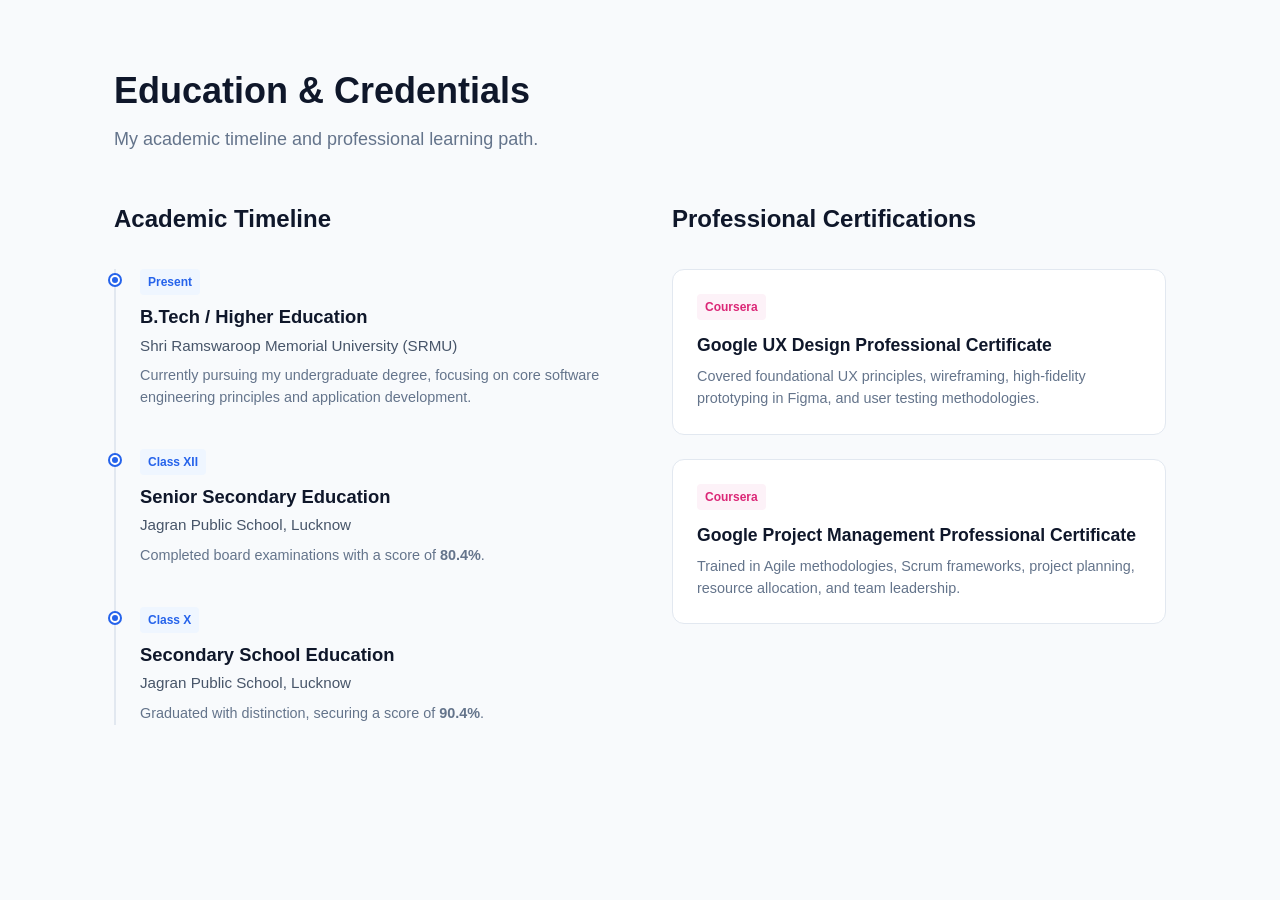
<file: education.html>
<!DOCTYPE html>
<html lang="en">
<head>
    <meta charset="UTF-8">
    <meta name="viewport" content="width=device-width, initial-scale=1.0">
    <title>My Portfolio - Education & Certifications</title>
    <link rel="stylesheet" href="education.css">
</head>
<body>

    <section class="education-section">
        <div class="container">
            <h2 class="section-title">Education & Credentials</h2>
            <p class="section-subtitle">My academic timeline and professional learning path.</p>

            <div class="education-grid">
                
                <!-- Left Column: Formal Education -->
                <div class="education-column">
                    <h3 class="column-heading">Academic Timeline</h3>
                    <div class="timeline">
                        
                        <!-- Current: SRMU -->
                        <div class="timeline-item">
                            <div class="timeline-dot"></div>
                            <span class="timeline-date">Present</span>
                            <h4 class="timeline-title">B.Tech / Higher Education</h4>
                            <p class="timeline-institution">Shri Ramswaroop Memorial University (SRMU)</p>
                            <p class="timeline-details">Currently pursuing my undergraduate degree, focusing on core software engineering principles and application development.</p>
                        </div>

                        <!-- 12th Grade -->
                        <div class="timeline-item">
                            <div class="timeline-dot"></div>
                            <span class="timeline-date">Class XII</span>
                            <h4 class="timeline-title">Senior Secondary Education</h4>
                            <p class="timeline-institution">Jagran Public School, Lucknow</p>
                            <p class="timeline-details">Completed board examinations with a score of <strong>80.4%</strong>.</p>
                        </div>

                        <!-- 10th Grade -->
                        <div class="timeline-item">
                            <div class="timeline-dot"></div>
                            <span class="timeline-date">Class X</span>
                            <h4 class="timeline-title">Secondary School Education</h4>
                            <p class="timeline-institution">Jagran Public School, Lucknow</p>
                            <p class="timeline-details">Graduated with distinction, securing a score of <strong>90.4%</strong>.</p>
                        </div>

                    </div>
                </div>

                <!-- Right Column: Certifications -->
                <div class="education-column">
                    <h3 class="column-heading">Professional Certifications</h3>
                    <div class="certifications-list">
                        
                        <!-- UX Cert -->
                        <div class="cert-card">
                            <span class="cert-platform">Coursera</span>
                            <h4 class="cert-title">Google UX Design Professional Certificate</h4>
                            <p class="cert-desc">Covered foundational UX principles, wireframing, high-fidelity prototyping in Figma, and user testing methodologies.</p>
                        </div>

                        <!-- Project Management Cert -->
                        <div class="cert-card">
                            <span class="cert-platform">Coursera</span>
                            <h4 class="cert-title">Google Project Management Professional Certificate</h4>
                            <p class="cert-desc">Trained in Agile methodologies, Scrum frameworks, project planning, resource allocation, and team leadership.</p>
                        </div>

                    </div>
                </div>

            </div>
        </div>
    </section>

</body>
</html>
</file>
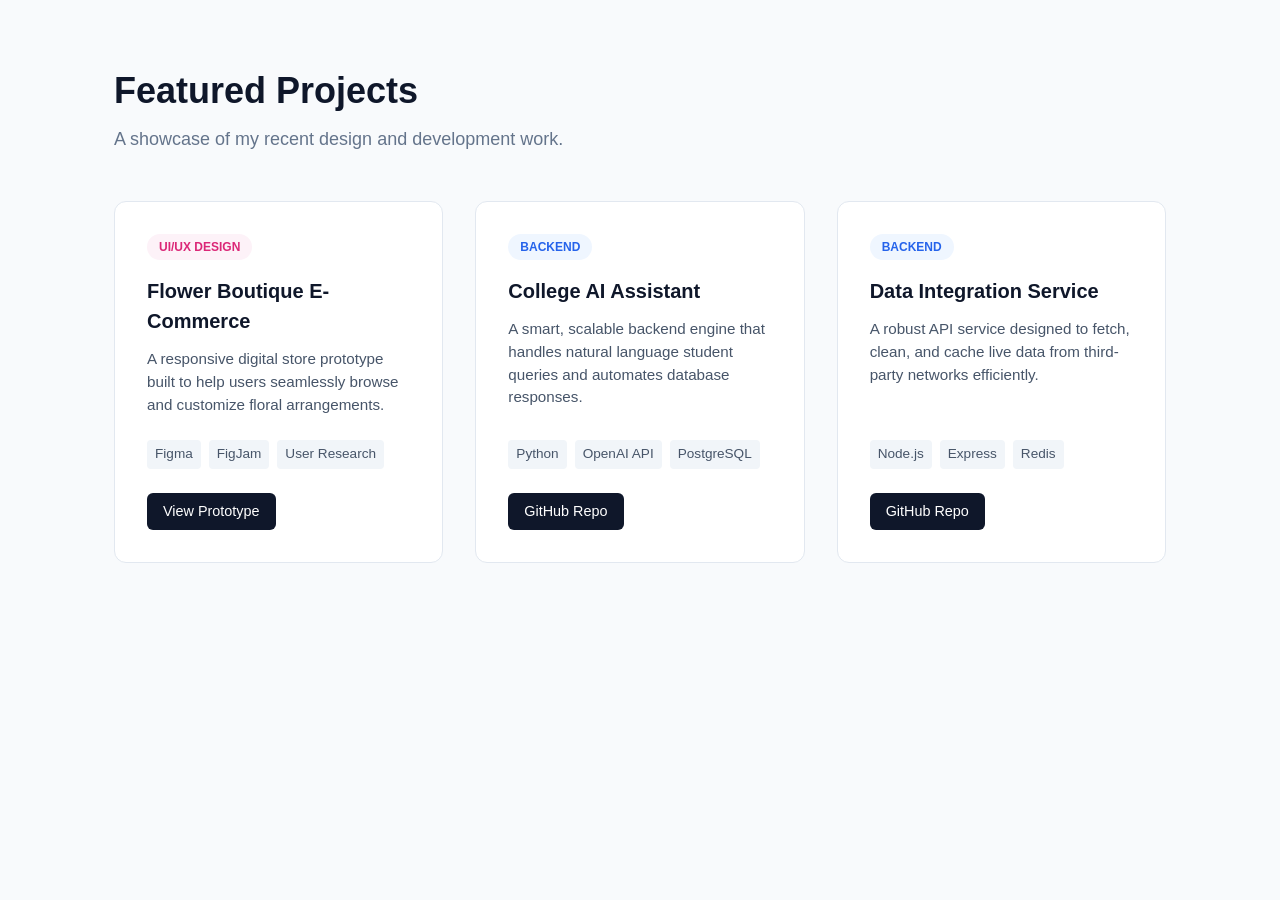
<file: project.html>
<!DOCTYPE html>
<html lang="en">
<head>
    <meta charset="UTF-8">
    <meta name="viewport" content="width=device-width, initial-scale=1.0">
    <title>My Portfolio - Projects</title>
    <link rel="stylesheet" href="project.css">
</head>
<body>

    <section class="portfolio-section">
        <div class="container">
            <h2 class="section-title">Featured Projects</h2>
            <p class="section-subtitle">A showcase of my recent design and development work.</p>

            <div class="projects-grid">
                
                <!-- Project 1: Figma Design -->
                <div class="project-card">
                    <div class="project-content">
                        <span class="project-tag tag-design">UI/UX Design</span>
                        <h3 class="project-name">Flower Boutique E-Commerce</h3>
                        <p class="project-description">A responsive digital store prototype built to help users seamlessly browse and customize floral arrangements.</p>
                        <div class="tech-stack">
                            <span>Figma</span>
                            <span>FigJam</span>
                            <span>User Research</span>
                        </div>
                        <div class="project-links">
                            <a href="#" class="btn btn-primary" target="_blank">View Prototype</a>
                        </div>
                    </div>
                </div>

                <!-- Project 2: Backend AI Assistant -->
                <div class="project-card">
                    <div class="project-content">
                        <span class="project-tag tag-backend">Backend</span>
                        <h3 class="project-name">College AI Assistant</h3>
                        <p class="project-description">A smart, scalable backend engine that handles natural language student queries and automates database responses.</p>
                        <div class="tech-stack">
                            <span>Python</span>
                            <span>OpenAI API</span>
                            <span>PostgreSQL</span>
                        </div>
                        <div class="project-links">
                            <a href="#" class="btn btn-primary" target="_blank">GitHub Repo</a>
                        </div>
                    </div>
                </div>

                <!-- Project 3: API Integration -->
                <div class="project-card">
                    <div class="project-content">
                        <span class="project-tag tag-backend">Backend</span>
                        <h3 class="project-name">Data Integration Service</h3>
                        <p class="project-description">A robust API service designed to fetch, clean, and cache live data from third-party networks efficiently.</p>
                        <div class="tech-stack">
                            <span>Node.js</span>
                            <span>Express</span>
                            <span>Redis</span>
                        </div>
                        <div class="project-links">
                            <a href="#" class="btn btn-primary" target="_blank">GitHub Repo</a>
                        </div>
                    </div>
                </div>

            </div>
        </div>
    </section>

</body>
</html>
</file>
<file: education.css>
/* Core Layout Rules */
* {
    margin: 0;
    padding: 0;
    box-sizing: border-box;
}

body {
    font-family: -apple-system, BlinkMacSystemFont, "Segoe UI", Roboto, sans-serif;
    background-color: #f8fafc;
    color: #334155;
    line-height: 1.5;
    padding: 4rem 0;
}

.container {
    max-width: 1100px;
    margin: 0 auto;
    padding: 0 1.5rem;
}

/* Typography elements */
.section-title {
    font-size: 2.25rem;
    color: #0f172a;
    font-weight: 700;
    margin-bottom: 0.5rem;
}

.section-subtitle {
    font-size: 1.125rem;
    color: #64748b;
    margin-bottom: 3rem;
}

/* Multi-column Grid Layout */
.education-grid {
    display: grid;
    grid-template-columns: repeat(auto-fit, minmax(350px, 1fr));
    gap: 4rem;
}

.column-heading {
    font-size: 1.5rem;
    color: #0f172a;
    margin-bottom: 2rem;
    font-weight: 600;
}

/* Timeline Tracking Style */
.timeline {
    position: relative;
    border-left: 2px solid #e2e8f0;
    padding-left: 1.5rem;
}

.timeline-item {
    position: relative;
    margin-bottom: 2.5rem;
}

.timeline-dot {
    position: absolute;
    left: calc(-1.5rem - 6px);
    top: 6px;
    width: 10px;
    height: 10px;
    border-radius: 50%;
    background-color: #2563eb;
    border: 2px solid #ffffff;
    box-shadow: 0 0 0 2px #2563eb;
}

.timeline-date {
    display: inline-block;
    font-size: 0.75rem;
    font-weight: 600;
    color: #2563eb;
    background-color: #eff6ff;
    padding: 0.25rem 0.5rem;
    border-radius: 4px;
    margin-bottom: 0.5rem;
}

.timeline-title {
    font-size: 1.15rem;
    color: #0f172a;
    margin-bottom: 0.25rem;
}

.timeline-institution {
    font-size: 0.95rem;
    font-weight: 500;
    color: #475569;
    margin-bottom: 0.5rem;
}

.timeline-details {
    font-size: 0.9rem;
    color: #64748b;
}

/* Certification Cards block */
.certifications-list {
    display: flex;
    flex-direction: column;
    gap: 1.5rem;
}

.cert-card {
    background: #ffffff;
    border: 1px solid #e2e8f0;
    border-radius: 12px;
    padding: 1.5rem;
    transition: box-shadow 0.2s ease;
}

.cert-card:hover {
    box-shadow: 0 4px 12px rgba(0, 0, 0, 0.03);
}

.cert-platform {
    font-size: 0.75rem;
    font-weight: 600;
    color: #db2777;
    background-color: #fdf2f8;
    padding: 0.25rem 0.5rem;
    border-radius: 4px;
    display: inline-block;
    margin-bottom: 0.75rem;
}

.cert-title {
    font-size: 1.1rem;
    color: #0f172a;
    margin-bottom: 0.5rem;
}

.cert-desc {
    font-size: 0.9rem;
    color: #64748b;
}
</file>
<file: project.css>
/* Core Layout Rules */
* {
    margin: 0;
    padding: 0;
    box-sizing: border-box;
}

body {
    font-family: -apple-system, BlinkMacSystemFont, "Segoe UI", Roboto, sans-serif;
    background-color: #f8fafc;
    color: #334155;
    line-height: 1.5;
    padding: 4rem 0;
}

.container {
    max-width: 1100px;
    margin: 0 auto;
    padding: 0 1.5rem;
}

/* Typography elements */
.section-title {
    font-size: 2.25rem;
    color: #0f172a;
    font-weight: 700;
    margin-bottom: 0.5rem;
}

.section-subtitle {
    font-size: 1.125rem;
    color: #64748b;
    margin-bottom: 3rem;
}

/* Grid Layout */
.projects-grid {
    display: grid;
    grid-template-columns: repeat(auto-fit, minmax(320px, 1fr));
    gap: 2rem;
}

/* Project Cards styling */
.project-card {
    background: #ffffff;
    border: 1px solid #e2e8f0;
    border-radius: 12px;
    overflow: hidden;
    transition: transform 0.2s ease, box-shadow 0.2s ease;
    display: flex;
    flex-direction: column;
}

.project-card:hover {
    transform: translateY(-4px);
    box-shadow: 0 10px 15px -3px rgba(0, 0, 0, 0.05);
}

.project-content {
    padding: 2rem;
    display: flex;
    flex-direction: column;
    flex-grow: 1;
}

/* Tags and labels */
.project-tag {
    align-self: flex-start;
    font-size: 0.75rem;
    font-weight: 600;
    text-transform: uppercase;
    padding: 0.25rem 0.75rem;
    border-radius: 9999px;
    margin-bottom: 1rem;
}

.tag-design {
    background-color: #fdf2f8;
    color: #db2777;
}

.tag-backend {
    background-color: #eff6ff;
    color: #2563eb;
}

.project-name {
    font-size: 1.25rem;
    color: #0f172a;
    margin-bottom: 0.75rem;
}

.project-description {
    font-size: 0.95rem;
    color: #475569;
    margin-bottom: 1.5rem;
    flex-grow: 1;
}

/* Tech Stack Tokens */
.tech-stack {
    display: flex;
    flex-wrap: wrap;
    gap: 0.5rem;
    margin-bottom: 1.5rem;
}

.tech-stack span {
    background-color: #f1f5f9;
    color: #475569;
    font-size: 0.85rem;
    padding: 0.25rem 0.5rem;
    border-radius: 4px;
}

/* Buttons and Links */
.project-links {
    margin-top: auto;
}

.btn {
    display: inline-block;
    text-decoration: none;
    font-size: 0.9rem;
    font-weight: 500;
    padding: 0.5rem 1rem;
    border-radius: 6px;
    transition: background 0.2s;
}

.btn-primary {
    background-color: #0f172a;
    color: #ffffff;
}

.btn-primary:hover {
    background-color: #1e293b;
}
</file>
